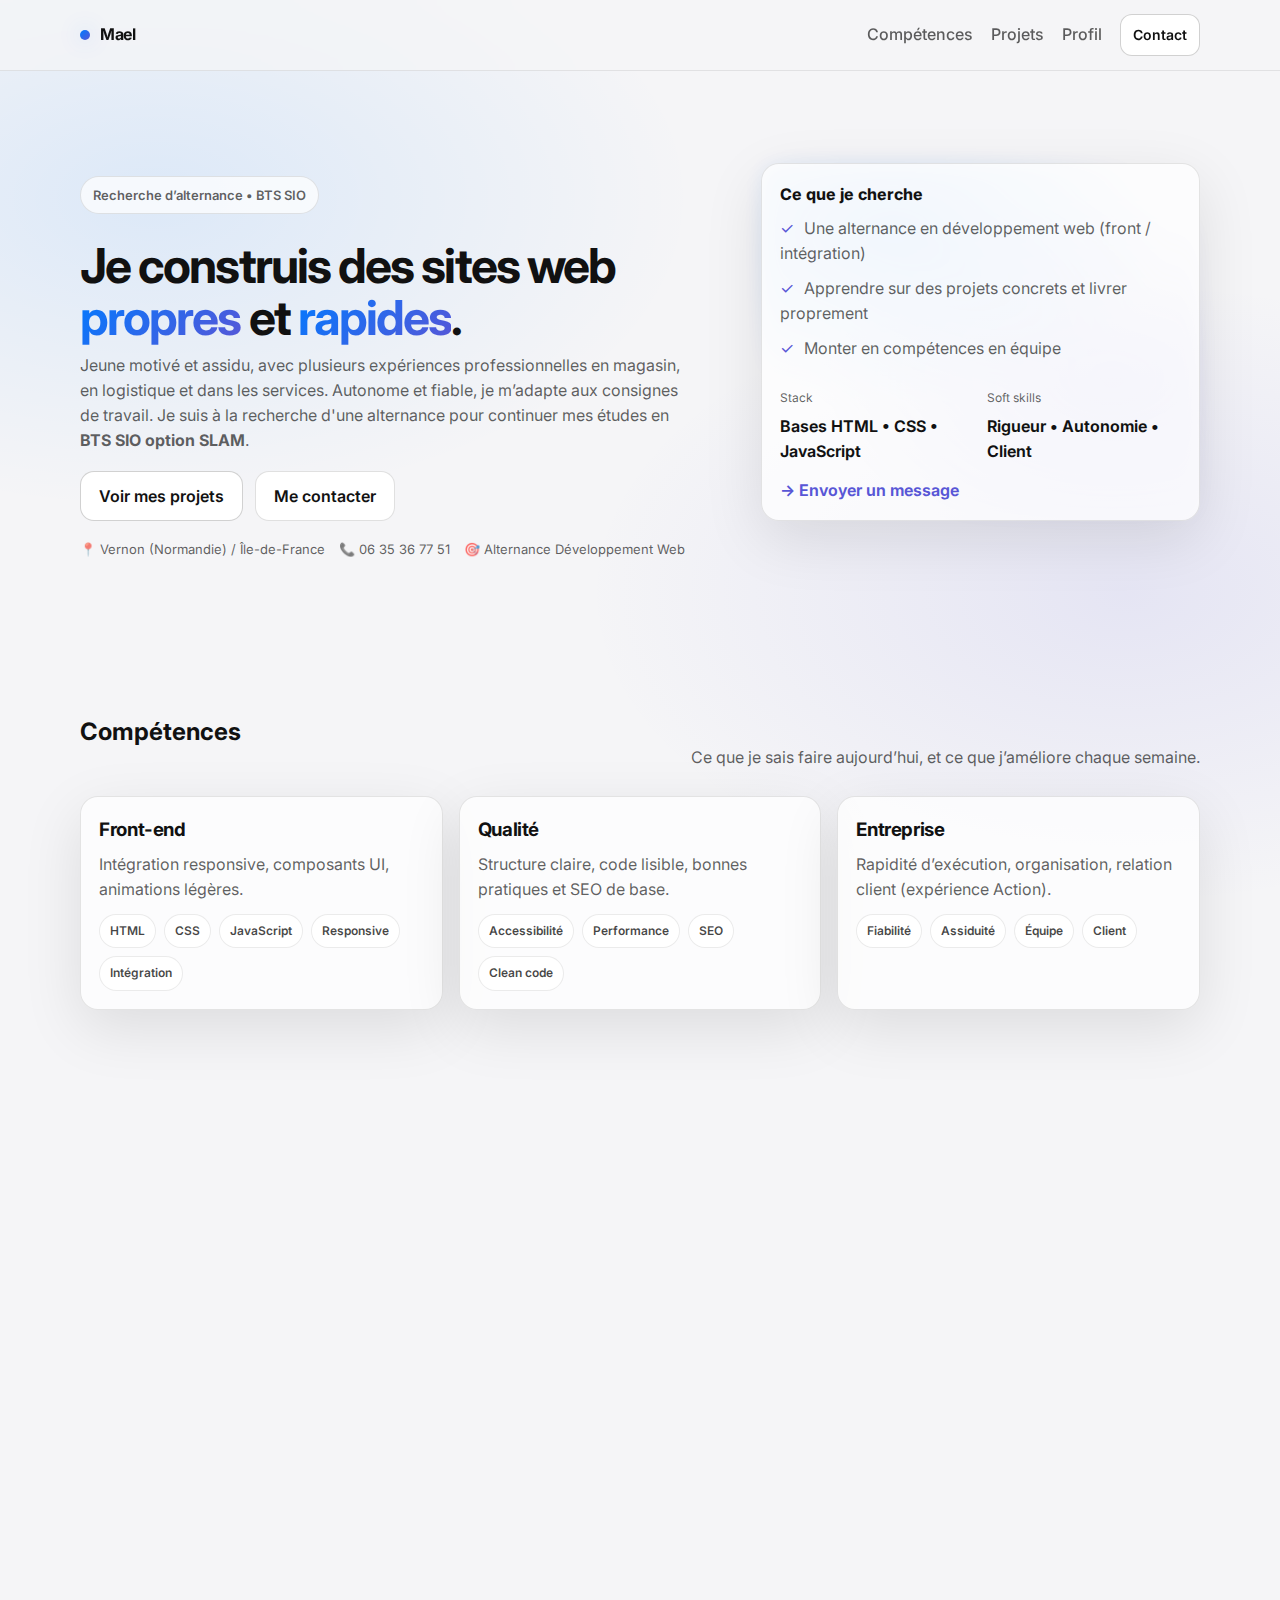
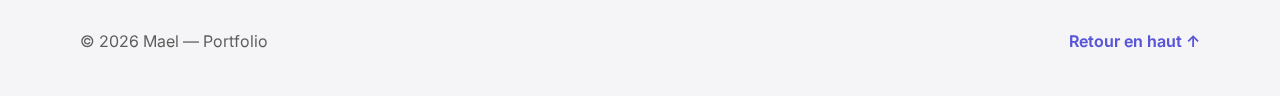
<file: index.html>
<!doctype html>
<html lang="fr">
<head>
  <meta charset="utf-8" />
  <meta name="viewport" content="width=device-width,initial-scale=1" />
  <title>Mael ｜ Portfolio (Alternance Dév Web)</title>

  <link rel="preconnect" href="https://fonts.googleapis.com">
  <link rel="preconnect" href="https://fonts.gstatic.com" crossorigin>
  <link href="https://fonts.googleapis.com/css2?family=Inter:wght@400;500;600;700&display=swap" rel="stylesheet">

  <link rel="stylesheet" href="./style.css" />
</head>

<body>
  <a class="skip" href="#main">Aller au contenu</a>

  <header class="header">
    <nav class="nav container" aria-label="Navigation principale">
      <a class="brand" href="#top" aria-label="Retour en haut">
        <span class="brand-dot" aria-hidden="true"></span>
        <span>Mael</span>
      </a>

      <button class="burger" aria-label="Ouvrir le menu" aria-expanded="false" aria-controls="menu">
        <span></span><span></span><span></span>
      </button>

      <div id="menu" class="menu">
        <a href="#skills">Compétences</a>
        <a href="#projects">Projets</a>
        <a href="#about">Profil</a>
        <a href="#contact" class="btn small">Contact</a>
      </div>
    </nav>
  </header>

  <main id="main">
    <!-- HERO -->
    <section id="top" class="hero">
      <div class="container hero-grid">
        <div class="hero-left">
          <p class="pill reveal">Recherche d’alternance • BTS SIO</p>
          <h1 class="reveal">
            Je construis des sites web <span class="grad">propres</span> et <span class="grad">rapides</span>.
          </h1>
          <p class="lead reveal">
            Jeune motivé et assidu, avec plusieurs expériences professionnelles en magasin, en logistique et dans les services. Autonome et fiable, je m’adapte aux consignes de travail. Je suis à la recherche d'une alternance pour continuer mes études en
            <strong>BTS SIO option SLAM</strong>.
          </p>

          <div class="cta reveal">
            <a class="btn" href="#projects">Voir mes projets</a>
            <a class="btn ghost" href="#contact">Me contacter</a>
          </div>

          <div class="meta reveal">
            <span>📍 Vernon (Normandie) / Île-de-France</span>
            <span>📞 06 35 36 77 51</span>
            <span>🎯 Alternance Développement Web</span>
          </div>
        </div>

        <div class="hero-right reveal">
          <div class="card glow">
            <p class="card-title">Ce que je cherche</p>
            <ul class="check">
              <li>Une alternance en développement web (front / intégration)</li>
              <li>Apprendre sur des projets concrets et livrer proprement</li>
              <li>Monter en compétences en équipe</li>
            </ul>

            <div class="mini">
              <div>
                <p class="mini-k">Stack</p>
                <p class="mini-v">Bases HTML • CSS • JavaScript</p>
              </div>
              <div>
                <p class="mini-k">Soft skills</p>
                <p class="mini-v">Rigueur • Autonomie • Client</p>
              </div>
            </div>

            <div class="card-actions">
              <a class="link" href="#contact">→ Envoyer un message</a>
            </div>
          </div>
        </div>
      </div>

      <div class="hero-bg" aria-hidden="true"></div>
    </section>

    <!-- SKILLS -->
    <section id="skills" class="section">
      <div class="container">
        <div class="section-head">
          <h2 class="reveal">Compétences</h2>
          <p class="reveal">Ce que je sais faire aujourd’hui, et ce que j’améliore chaque semaine.</p>
        </div>

        <div class="grid-3">
          <article class="tile reveal">
            <h3>Front-end</h3>
            <p>Intégration responsive, composants UI, animations légères.</p>
            <div class="tags">
              <span>HTML</span><span>CSS</span><span>JavaScript</span><span>Responsive</span><span>Intégration</span>
            </div>
          </article>

          <article class="tile reveal">
            <h3>Qualité</h3>
            <p>Structure claire, code lisible, bonnes pratiques et SEO de base.</p>
            <div class="tags">
              <span>Accessibilité</span><span>Performance</span><span>SEO</span><span>Clean code</span>
            </div>
          </article>

          <article class="tile reveal">
            <h3>Entreprise</h3>
            <p>Rapidité d’exécution, organisation, relation client (expérience Action).</p>
            <div class="tags">
              <span>Fiabilité</span><span>Assiduité</span><span>Équipe</span><span>Client</span>
            </div>
          </article>
        </div>
      </div>
    </section>

    <section id="projects" class="section">
      <div class="container">
        <div class="section-head">
          <h2 class="reveal">Projet principal</h2>
          <p class="reveal">Un projet réel, conçu et développé par moi.</p>
        </div>

        <article class="project reveal">
          <div class="project-top">
            <h3>DreamFR — Services digitaux</h3>
            <div class="tags">
              <span>HTML</span>
              <span>CSS</span>
              <span>JavaScript</span>
              <span>Responsive</span>
            </div>
          </div>

          <p>
            Conception et développement complet du site <strong>dreamfr.com</strong>.
            Site professionnel présentant des services digitaux, une structure claire,
            un design moderne et une navigation responsive.
          </p>

          <ul class="check">
            <li>Structure HTML propre et sémantique</li>
            <li>Design responsive (mobile / desktop)</li>
            <li>Intégration CSS moderne</li>
            <li>Logique JavaScript pour l’interactivité</li>
          </ul>

          <div class="project-actions">
            <a class="btn" href="./redirect-dreamfr.html">
            Visiter le site
            </a>
          </div>
        </article>
      </div>
    </section>

    <!-- ABOUT -->
    <section id="about" class="section">
      <div class="container">
        <div class="section-head">
          <h2 class="reveal">Profil</h2>
          <p class="reveal">Ce que j’apporte en alternance.</p>
        </div>

        <div class="about">
          <div class="tile reveal">
            <h3>À propos</h3>
            <p>
              Jeune motivé et assidu, avec plusieurs expériences professionnelles en magasin, en logistique et dans les services.
              Autonome et fiable, je m’adapte aux consignes de travail et j’aime apprendre rapidement.
            </p>
            <p class="muted">
              Objectif : rejoindre une équipe en alternance pour apprendre vite et contribuer sur des missions web.
            </p>
          </div>

          <div class="tile reveal">
            <h3>Formation</h3>
            <p>
              BTS SIO – <strong>Ynov Campus Rouen</strong>
            </p>
            <p class="muted">
              Objectif : poursuivre mes études en alternance en BTS SIO.
              Parcours : Bac STMG (Lycée George Dumézil, 2023–2025) et DNB (Établissement Saint‑Adjutor, 2010–2023).
            </p>
          </div>

          <div class="tile reveal">
            <h3>Expériences</h3>
            <ul class="check">
              <li><strong>Action (Saint‑Marcel)</strong> — Employé polyvalent (CDI) • 10/2025 – 01/2026</li>
              <li><strong>Intermarché (Saint‑Marcel)</strong> — Préparateur de commande (CDD) • 08/2024 – 06/2025</li>
              <li><strong>A Toute Heure Services (Saint‑Marcel)</strong> — Maintenance / Ménage / Réserve (CDD) • 2024–2025</li>
              <li>Stages : Coordinateur SSI (Neo2si), Coach sportif, Dentiste • 2022–2024</li>
            </ul>
          </div>
        </div>
      </div>
    </section>

    <!-- CONTACT -->
    <section id="contact" class="section">
      <div class="container">
        <div class="section-head">
          <h2 class="reveal">Contact</h2>
          <p class="reveal">Le plus simple : un message LinkedIn ou un email.</p>
        </div>

        <div class="contact">
          <div class="tile reveal">
            <h3>Coordonnées</h3>
            <p class="muted">Contact direct (email/téléphone) + liens utiles.</p>

            <div class="contact-links">
              <a class="link" href="mailto:mael.re@icloud.com">mael.re@icloud.com</a>
              <a class="link" href="tel:+33635367751">06 35 36 77 51</a>
              <a class="link" href="./CV-MAEL%20LEON%20PARIEL.pdf" download>Télécharger mon CV (PDF)</a>
              <a class="link" href="https://www.linkedin.com/in/mael-leon-pariel/" target="_blank" rel="noreferrer">LinkedIn</a>
            </div>

            <p class="small muted">Réponse rapide. Disponible pour entretien.</p>
          </div>

          <form class="tile reveal" id="contactForm">
            <h3>Message</h3>
            <label>
              <span>Nom</span>
              <input required name="name" placeholder="Votre nom" />
            </label>
            <label>
              <span>Email</span>
              <input required type="email" name="email" placeholder="votre@email.com" />
            </label>
            <label>
              <span>Message</span>
              <textarea required name="message" rows="4" placeholder="Bonjour Mael, j’ai une opportunité d’alternance…"></textarea>
            </label>
            <button class="btn" type="submit">Envoyer</button>
            <p class="small muted" id="formHint">Ce formulaire ouvre votre application mail (pas de backend).</p>
          </form>
        </div>
      </div>
    </section>
  </main>

  <footer class="footer">
    <div class="container footer-row">
      <p class="muted">© <span id="year"></span> Mael — Portfolio</p>
      <a class="link" href="#top">Retour en haut ↑</a>
    </div>
  </footer>

  <script src="./app.js"></script>
</body>
</html>
</file>
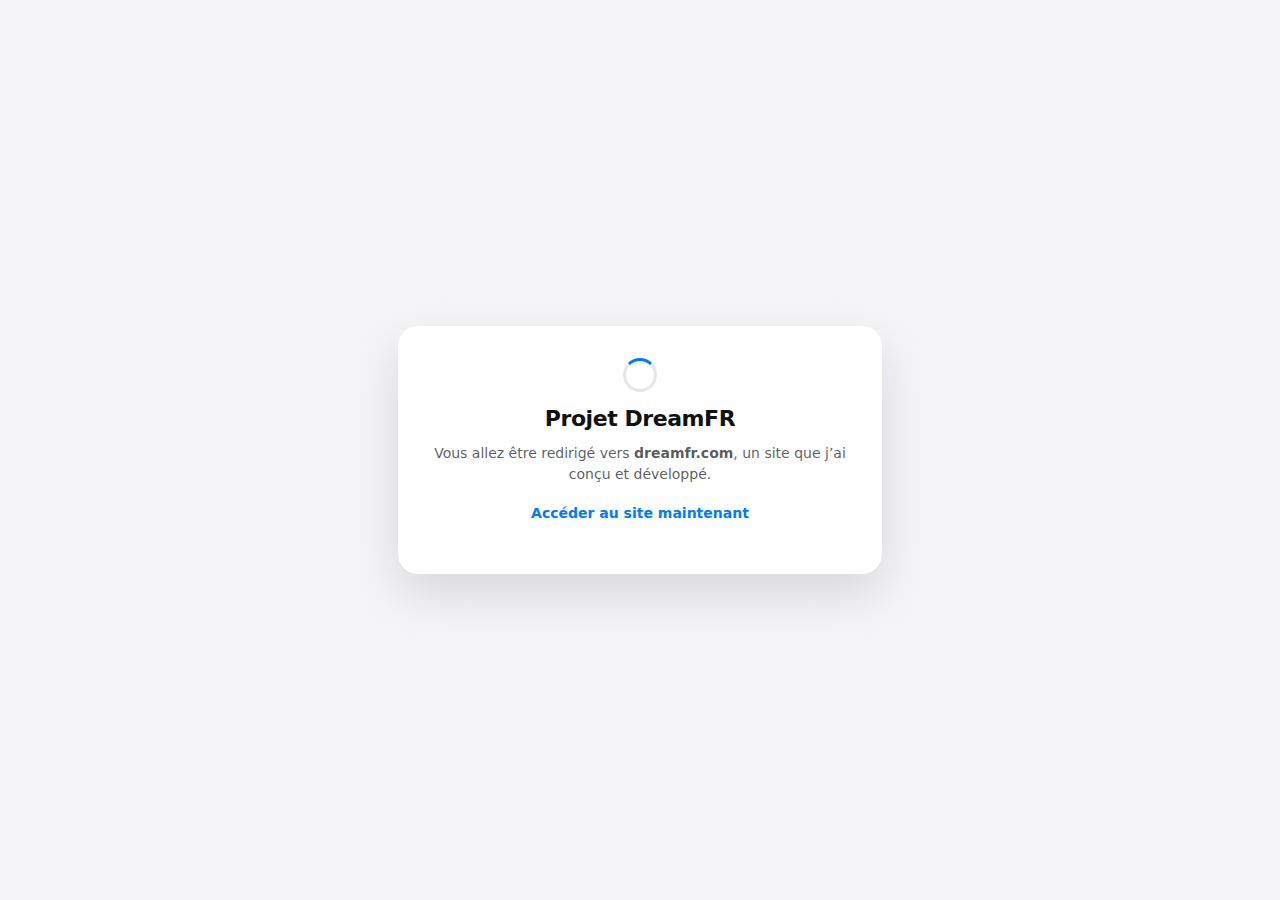
<file: redirect-dreamfr.html>
<!doctype html>
<html lang="fr">
<head>
  <meta charset="utf-8" />
  <meta name="viewport" content="width=device-width,initial-scale=1" />
  <title>Redirection — DreamFR</title>

  <meta http-equiv="refresh" content="1;url=https://dreamfr.com" />

  <style>
    body{
      margin:0;
      font-family: -apple-system, BlinkMacSystemFont, "Inter", system-ui, sans-serif;
      background:#f5f5f7;
      color:#111;
      display:flex;
      align-items:center;
      justify-content:center;
      height:100vh;
    }

    .card{
      background:#ffffff;
      border-radius:20px;
      padding:32px;
      max-width:420px;
      text-align:center;
      box-shadow:0 20px 50px rgba(0,0,0,.12);
    }

    h1{
      margin:0 0 12px;
      font-size:22px;
      letter-spacing:-.02em;
    }

    p{
      margin:0 0 18px;
      color:rgba(17,17,17,.7);
      font-size:14px;
      line-height:1.5;
    }

    .loader{
      width:28px;
      height:28px;
      border-radius:50%;
      border:3px solid rgba(0,0,0,.1);
      border-top-color:#007aff;
      animation:spin 1s linear infinite;
      margin:0 auto 14px;
    }

    a{
      color:#007aff;
      font-weight:600;
      text-decoration:none;
    }

    @keyframes spin{
      to{ transform:rotate(360deg); }
    }
  </style>
</head>

<body>
  <div class="card">
    <div class="loader"></div>
    <h1>Projet DreamFR</h1>
    <p>
      Vous allez être redirigé vers <strong>dreamfr.com</strong>,  
      un site que j’ai conçu et développé.
    </p>
    <p>
      <a href="https://dreamfr.com">Accéder au site maintenant</a>
    </p>
  </div>
</body>
</html>
</file>
<file: style.css>
:root{
  --bg:#f5f5f7;
  --surface:#ffffff;
  --surface2:#fbfbfd;
  --text:#111111;
  --muted: rgba(17,17,17,.68);
  --stroke: rgba(0,0,0,.10);
  --shadow: 0 18px 60px rgba(0,0,0,.10);
  --radius: 18px;
  --max: 1120px;
  --speed: 240ms;
  --ease: cubic-bezier(.2,.8,.2,1);
  --accent1: rgba(0,122,255,1);
  --accent2: rgba(88,86,214,1);
}

*{box-sizing:border-box}
html{scroll-behavior:smooth}
body{
  margin:0;
  font-family:Inter, system-ui, -apple-system, Segoe UI, Roboto, Arial, sans-serif;
  background:
    radial-gradient(900px 520px at 12% 6%, rgba(0,122,255,.10), transparent 60%),
    radial-gradient(900px 520px at 88% 18%, rgba(88,86,214,.10), transparent 60%),
    var(--bg);
  color:var(--text);
  line-height:1.55;
}

a{color:inherit; text-decoration:none}
.container{width:min(var(--max), calc(100% - 40px)); margin:0 auto}
@media (max-width: 720px){
  .container{width:min(var(--max), calc(100% - 28px));}
}
.section{padding: clamp(56px, 7vw, 92px) 0}
.section-head{display:flex; gap:18px; align-items:flex-end; justify-content:space-between; flex-wrap:wrap; margin-bottom:26px}
.section-head p{margin:0; color:var(--muted); max-width:56ch}

.skip{
  position:absolute; left:-999px; top:auto; width:1px; height:1px; overflow:hidden;
}
.skip:focus{
  left:16px; top:16px; width:auto; height:auto;
  background: var(--surface);
  padding:10px 12px;
  border-radius:10px;
  border:1px solid var(--stroke);
  box-shadow: var(--shadow);
  z-index:9999
}

.header{
  position:sticky; top:0; z-index:50;
  backdrop-filter: blur(14px);
  background: rgba(245,245,247,.70);
  border-bottom:1px solid rgba(0,0,0,.08);
}
.nav{display:flex; align-items:center; justify-content:space-between; padding:14px 0}
.brand{display:flex; align-items:center; gap:10px; font-weight:700; letter-spacing:-.02em}
.brand-dot{
  width:10px; height:10px; border-radius:999px;
  background: linear-gradient(135deg, var(--accent1), var(--accent2));
  box-shadow: 0 0 22px rgba(0,122,255,.25);
}

.menu{display:flex; align-items:center; gap:18px}
.menu a{color:var(--muted); font-weight:500}
/* Ensure button-styled links in the menu use button colors (not muted menu link colors) */
.menu a.btn{ color:#111111; font-weight:600; }
.menu a.btn:hover,
.menu a.btn:focus-visible{ color:#ffffff; }
.menu a:hover{color:var(--text)}
.menu a.btn:hover{ color:#ffffff; }
.burger{
  display:none; background:transparent; border:0; padding:8px; cursor:pointer;
}
.burger span{display:block; width:22px; height:2px; background:var(--text); margin:5px 0; border-radius:2px; opacity:.9}

.btn{
  display:inline-flex;
  align-items:center;
  justify-content:center;
  gap:10px;
  padding:12px 18px;
  border-radius:14px;
  background: #ffffff;
  color: #111111;
  font-weight:600;
  border:1px solid rgba(0,0,0,.18);
  transition:
    background 220ms ease,
    color 220ms ease,
    border-color 220ms ease,
    transform 160ms ease;
  box-shadow: inset 0 0 0 0 rgba(0,0,0,0);
}
.btn a{
  color: inherit;
}
.btn:hover,
.btn:focus-visible{
  background:#111111;
  color:#ffffff;
  border-color:#111111;
  transform: translateY(-1px);
  box-shadow: 0 0 0 1.5px rgba(0,0,0,.65);
}
.btn:active{
  transform: translateY(0);
}
.btn.ghost{
  background:#ffffff;
  color:#111111;
  border:1px solid rgba(0,0,0,.12);
}

.btn.ghost:hover,
.btn.ghost:focus-visible{
  background:#111111;
  color:#ffffff;
  border-color:#111111;
}
.btn.small{padding:9px 12px; border-radius:12px; font-weight:650; font-size:14px}

.hero{position:relative; padding:92px 0 44px}
.hero-grid{display:grid; grid-template-columns: 1.2fr .8fr; gap:22px; align-items:stretch}
.hero h1{
  margin:12px 0 10px;
  font-size: clamp(32px, 4.2vw, 48px);
  line-height: 1.08;
  letter-spacing:-.04em;
}
.lead{margin:0; color:var(--muted); max-width:60ch; font-size:16px}
.pill{
  display:inline-flex; gap:10px; align-items:center;
  padding:8px 12px;
  border:1px solid rgba(0,0,0,.10);
  background: rgba(255,255,255,.72);
  border-radius:999px;
  color:var(--muted);
  font-weight:600;
  font-size:13px;
  margin-bottom: 14px;
}
.grad{
  background: linear-gradient(135deg, var(--accent1), var(--accent2));
  -webkit-background-clip:text;
  background-clip:text;
  color:transparent;
}
.cta{display:flex; gap:12px; margin-top:18px; flex-wrap:wrap}
.meta{display:flex; gap:14px; margin-top:18px; color:var(--muted); flex-wrap:wrap; font-size:13px}

.card, .tile, .project{
  border:1px solid var(--stroke);
  background: rgba(255,255,255,.72);
  border-radius: var(--radius);
  box-shadow: var(--shadow);
}
.card{padding:18px}
.card-title{margin:0 0 10px; font-weight:750}
.check{list-style:none; padding:0; margin:0}
.check li{margin:10px 0; color:var(--muted)}
.check li::before{content:"✓"; margin-right:10px; color:var(--accent2)}

.mini{display:grid; grid-template-columns:1fr 1fr; gap:14px; margin-top:14px; padding-top:14px; border-top:1px solid rgba(255,255,255,.08)}
.mini-k{margin:0; color:var(--muted); font-size:12px}
.mini-v{margin:6px 0 0; font-weight:650}
.card-actions{margin-top:14px}
.link{color:var(--accent2); font-weight:650}
.link:hover{text-decoration:underline}

.glow{position:relative}
.glow::after{
  content:"";
  position:absolute; inset:-1px;
  border-radius: var(--radius);
  background: radial-gradient(420px 260px at 30% 20%, rgba(0,122,255,.18), transparent 65%),
              radial-gradient(420px 260px at 80% 60%, rgba(88,86,214,.14), transparent 70%);
  pointer-events:none;
  z-index:-1;
  filter: blur(10px);
  opacity:.9;
}

.grid-3{display:grid; grid-template-columns:repeat(3,1fr); gap:16px}
.tile{padding:18px}
.tile h3{margin:0 0 8px; letter-spacing:-.02em}
.tile p{margin:0; color:var(--muted)}
.tags{display:flex; flex-wrap:wrap; gap:8px; margin-top:12px}
.tags span{
  padding:7px 10px;
  border-radius:999px;
  border:1px solid rgba(0,0,0,.08);
  background: rgba(255,255,255,.85);
  color: rgba(17,17,17,.78);
  font-size:12px;
  font-weight:600;
}

.projects{display:grid; grid-template-columns:repeat(3,1fr); gap:16px}
.project{padding:18px}
.project-top{display:flex; align-items:flex-start; justify-content:space-between; gap:10px}
.project h3{margin:0; letter-spacing:-.02em}
.project p{margin:10px 0 0; color:var(--muted)}
.project-actions{display:flex; gap:10px; margin-top:14px; flex-wrap:wrap}

.about{display:grid; grid-template-columns: 1.1fr .9fr; gap:16px}

/* Mobile: make Profile tiles swipeable (full-width cards with scroll snap) */
@media (max-width: 720px){
  .about{
    display:flex;
    gap:14px;
    overflow-x:auto;
    scroll-snap-type:x mandatory;
    -webkit-overflow-scrolling: touch;
    padding-bottom: 8px;
  }
  .about > .tile{
    min-width: 100%;
    scroll-snap-align: start;
  }
  .about::-webkit-scrollbar{height:6px}
  .about::-webkit-scrollbar-thumb{background: rgba(0,0,0,.18); border-radius:999px}
  .about::-webkit-scrollbar-track{background: transparent}
}

.contact{display:grid; grid-template-columns: .95fr 1.05fr; gap:16px}
.contact-links{display:flex; flex-direction:column; gap:10px; margin-top:10px}
label{display:block; margin-top:12px}
label span{display:block; font-size:12px; color:var(--muted); margin-bottom:6px}
input, textarea{
  width:100%;
  padding:12px 12px;
  border-radius:14px;
  border:1px solid rgba(0,0,0,.12);
  background: rgba(255,255,255,.92);
  color:var(--text);
  outline:none;
  transition: border var(--speed) var(--ease), transform var(--speed) var(--ease);
}
input:focus, textarea:focus{border-color: rgba(0,122,255,.55)}
.small{font-size:12px}
.muted{color:var(--muted)}

.footer{
  padding:26px 0;
  border-top:1px solid rgba(0,0,0,.08);
  background: rgba(245,245,247,.72);
  backdrop-filter: blur(12px)
}
.footer-row{display:flex; align-items:center; justify-content:space-between; gap:12px; flex-wrap:wrap}

/* reveal */
.reveal{opacity:0; transform: translateY(14px); transition: opacity 700ms var(--ease), transform 700ms var(--ease)}
.reveal.show{opacity:1; transform: translateY(0)}

/* responsive */
@media (max-width: 1200px){
  .grid-3{grid-template-columns: repeat(2, 1fr)}
  .projects{grid-template-columns: repeat(2, 1fr)}
}

@media (max-width: 720px){
  .grid-3{grid-template-columns: 1fr}
  .projects{grid-template-columns: 1fr}
}

@media (max-width: 980px){
  .hero{padding:56px 0 28px}
  .hero-grid{grid-template-columns:1fr}
  .menu{display:none}
  .burger{display:block}
  .menu.open{
    position:absolute; right:20px; top:60px;
    display:flex; flex-direction:column; gap:10px;
    padding:12px;
    border:1px solid rgba(0,0,0,.10);
    background: rgba(255,255,255,.92);
    border-radius:16px;
    min-width: 220px;
  }
  .cta .btn{width:100%}
  .contact{grid-template-columns:1fr; gap:16px}
  .section-head{gap:10px}
}

@media (max-width: 420px){
  .btn{width:100%}
  .btn.small{width:auto}
  .meta{gap:10px}
}
</file>
